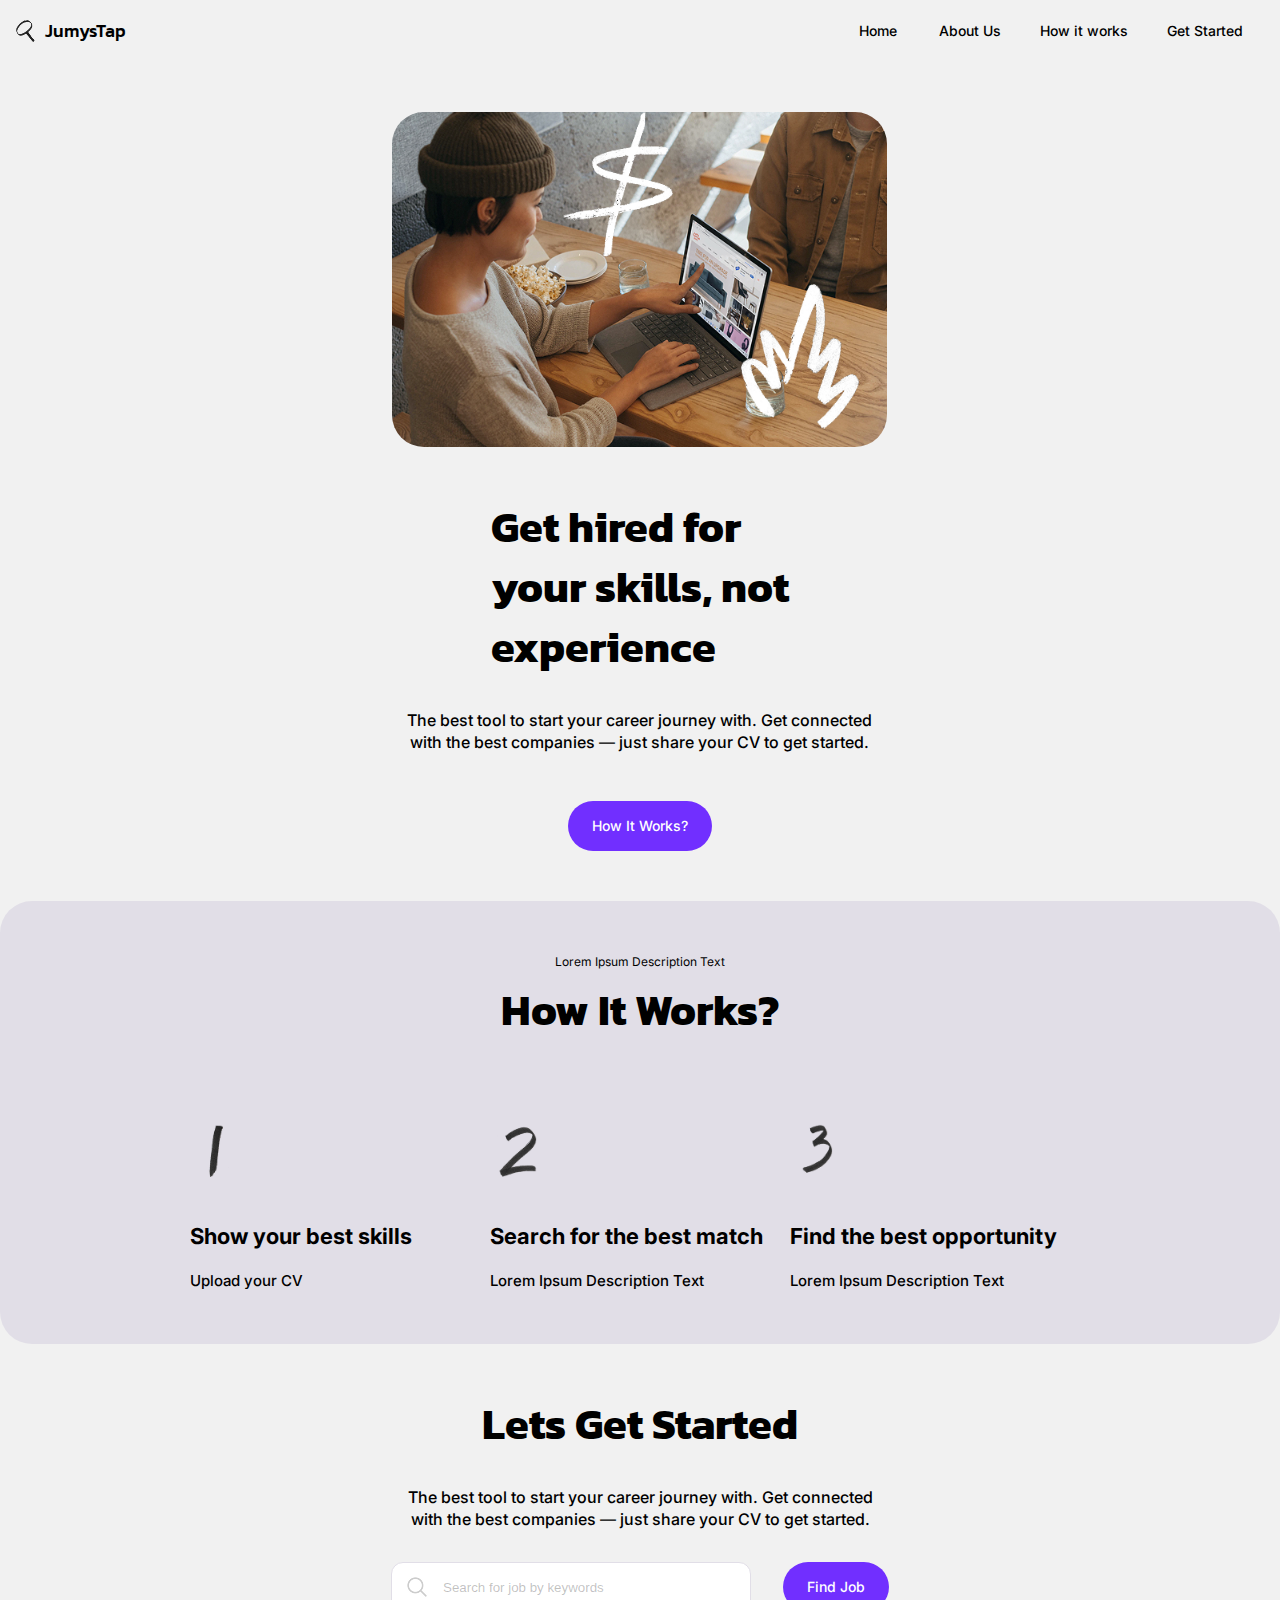
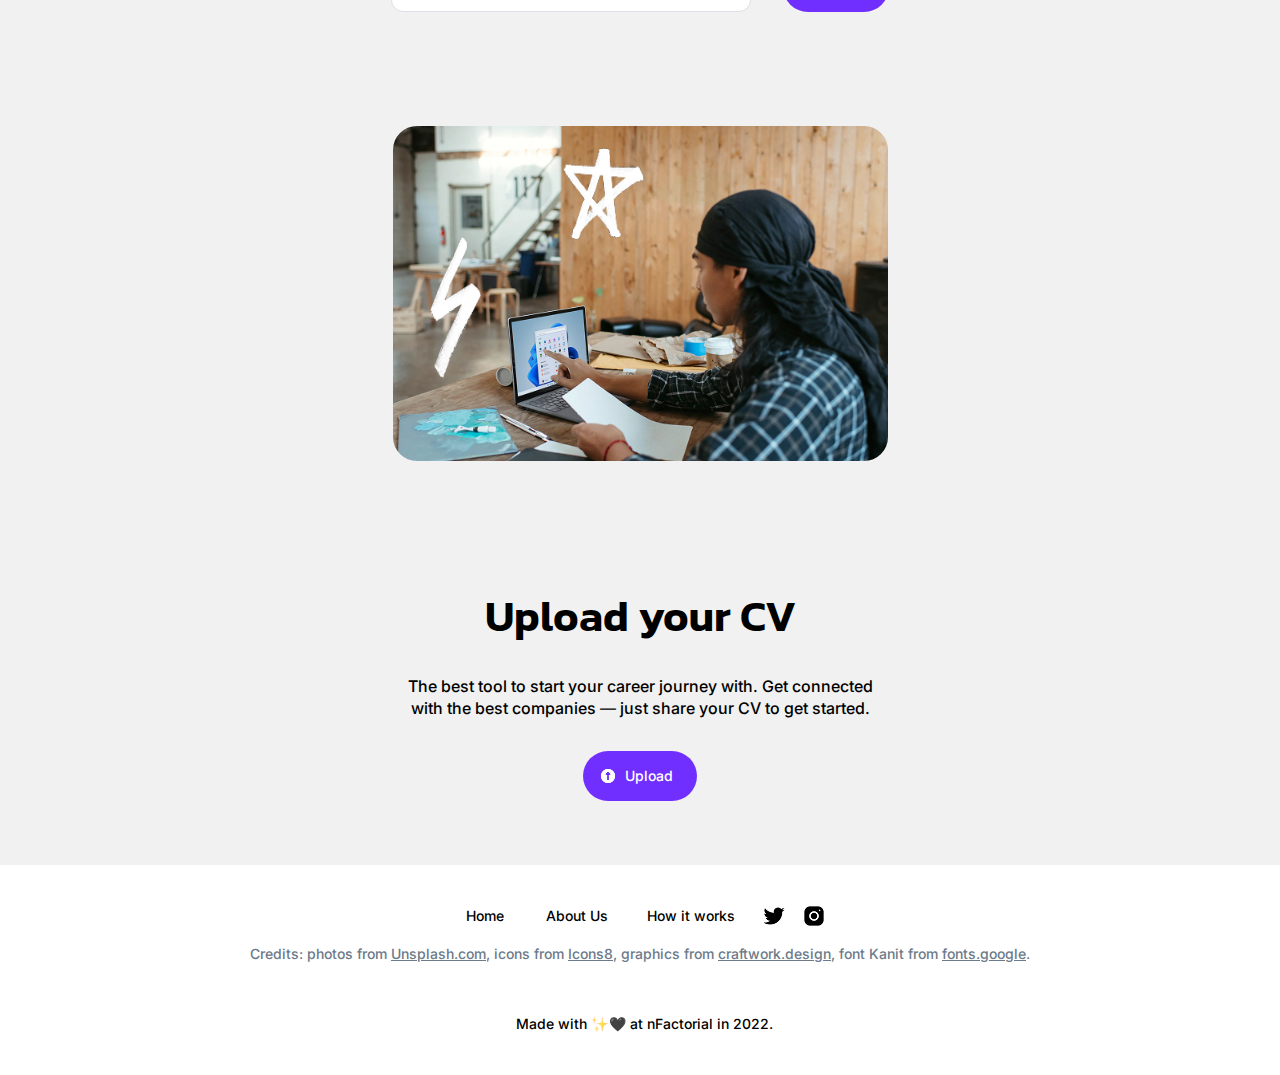
<file: project1&2/index.html>
<!DOCTYPE html>
<html lang="en">
  <head>
    <meta charset="UTF-8" />
    <meta name="viewport" content="width=device-width, initial-scale=1.0" />
    <link rel="preconnect" href="https://fonts.googleapis.com" />
    <link rel="preconnect" href="https://fonts.gstatic.com" crossorigin />
    <link
      href="https://fonts.googleapis.com/css2?family=Inter:ital,opsz,wght@0,14..32,100..900;1,14..32,100..900&family=Kanit:wght@400;500;600;700&display=swap"
      rel="stylesheet"
    />
    <link rel="stylesheet" href="css/style.css" />
    <title>JumysTap</title>
  </head>
  <body>
    <header class="header wrapper">
      <div class="container-1">
        <div class="header__title">
          <img src="img/magnifier.png" alt="Logo" class="logo" />
          <a href="http://127.0.0.1:5500/index.html?" class="a-cn"
            ><h2 class="company_name kanit-medium">JumysTap</h2></a
          >
        </div>
        <div class="menu">
          <div class="nav1 nav">
            <a href="#home" class="home inter-medium">Home</a>
          </div>
          <div class="nav2 nav">
            <a href="#about_us" class="about_us inter-medium">About Us</a>
          </div>
          <div class="nav3 nav">
            <a href="#how_it_works" class="how_it_works inter-medium"
              >How it works</a
            >
          </div>
          <div class="nav4 nav">
            <a href="#get_started" class="get_started inter-medium"
              >Get Started</a
            >
          </div>
        </div>
      </div>
    </header>

    <section id="home" class="description wrapper">
      <div class="container-2">
        <div class="info-1">
          <div class="general">
            <h1 class="text-title kanit-bold">
              Get hired for <br />
              your skills, not <br />
              experience
            </h1>
            <div class="paragraph">
              <p class="text-p inter-medium">
                The best tool to start your career journey with. Get connected
                with the best companies — just share your CV to get started.
              </p>
            </div>
          </div>
          <button class="text-b-1 inter-medium">
            <a href="#how_it_works" class="b-1">How It Works?</a>
          </button>
        </div>
        <div class="image__left">
          <img src="img/image 4.jpg" alt="girl" class="image__left-girl" />
          <img
            src="img/dollar 1.png"
            alt="dollar"
            class="image__left-girl-dollar"
          />
          <img src="img/fire 1.png" alt="fire" class="image__left-girl-fire" />
        </div>
      </div>
    </section>

    <section id="how_it_works" class="hiw wrapper">
      <div class="container-3">
        <div class="info-2">
          <div class="text-1">
            <div class="text-description-1 inter-regular">
              Lorem Ipsum Description Text
            </div>
            <h1 class="text-title-1 kanit-bold">How It Works?</h1>
          </div>
        </div>
        <div class="frame-18">
          <div class="info-3">
            <div class="frame-17">
              <div class="icon">
                <img src="img/1.png" alt="1" class="img1 imgnum" />
              </div>
            </div>
            <div class="text-2">
              <div class="text-title-2 inter-bold">Show your best skills</div>
              <div class="text-description-2 inter-medium">Upload your CV</div>
            </div>
          </div>
          <div class="info-3">
            <div class="frame-17">
              <div class="icon">
                <img src="img/2.png" alt="2" class="img2 imgnum" />
              </div>
            </div>
            <div class="text-2">
              <div class="text-title-2 inter-bold">
                Search for the best match
              </div>
              <div class="text-description-2 inter-medium">
                Lorem Ipsum Description Text
              </div>
            </div>
          </div>
          <div class="info-3">
            <div class="frame-17">
              <div class="icon">
                <img src="img/3.png" alt="3" class="img3 imgnum" />
              </div>
            </div>
            <div class="text-2">
              <div class="text-title-2 inter-bold">
                Find the best opportunity
              </div>
              <div class="text-description-2 inter-medium">
                Lorem Ipsum Description Text
              </div>
            </div>
          </div>
        </div>
      </div>
    </section>

    <section id="get_started" class="InputField wrapper">
      <div class="container-4">
        <div class="info-4">
          <div class="text-3">
            <div class="text-title-3 kanit-bold">Lets Get Started</div>
            <div class="text-description-3 inter-medium">
              The best tool to start your career journey with. Get connected
              with the best companies — just share your CV to get started.
            </div>
            <div class="frame-1 inter-medium">
              <form>
                <div class="search">
                  <img class="search-icon" src="img/Search.png" alt="" />
                  <input
                    class="search-input"
                    type="search"
                    placeholder="Search for job by keywords"
                  />
                </div>
              </form>
              <button class="text-b-2 inter-medium text-b-1">
                <span class="b-2">Find Job</span>
              </button>
            </div>
          </div>
        </div>
      </div>
    </section>

    <section class="CVS wrapper">
      <div class="container-5">
        <div class="VC">
          <img src="img/lightning 1.png" alt="lightning" class="lightning" />
          <img class="star" src="img/star 1.png" alt="star" />
          <img class="boy" src="img/image 5.jpg" alt="boy" />
        </div>
        <div class="info-5">
          <div class="text-4">
            <div class="text-title-4 kanit-semibold">Upload your CV</div>
            <div class="text-description-4 inter-medium">
              The best tool to start your career journey with. Get connected
              with the best companies — just share your CV to get started.
            </div>
            <button class="text-b-1 inter-medium text-b-3">
              <img
                src="img/Upward Arrow.png"
                alt="upward arrow"
                class="upward"
              /><span class="b-3">Upload</span>
            </button>
          </div>
        </div>
      </div>
    </section>
    <footer id="about_us" class="footer wrapper">
      <div class="container-6">
        <div class="frame-22">
          <div class="menu-1">
            <div class="nav1-1 nav">
              <a href="#home" class="home inter-medium">Home</a>
            </div>
            <div class="nav2-1 nav">
              <a href="#about_us" class="about_us inter-medium">About Us</a>
            </div>
            <div class="nav3-1 nav">
              <a href="#how_it_works" class="how_it_works inter-medium"
                >How it works</a
              >
            </div>
            <img src="img/Twitter.png" alt="twitter" class="twitter" />
            <img src="img/Instagram.png" alt="instagram" class="instagram" />
          </div>
          <div class="menu-menu">
            <p class="menu-text inter-medium">
              Credits: photos from
              <a class="grey" href="https://unsplash.com/@surface"
                >Unsplash.com</a
              >, icons from
              <a class="grey" href="https://icons8.com/">Icons8</a>, graphics
              from
              <a
                class="grey"
                href="https://craftwork.design/checkout/purchase-confirmation/?payment_key=a3ba0d28aa30dfd691cd535acb1f4228"
                >craftwork.design</a
              >, font Kanit from
              <a class="grey" href="https://fonts.google.com/specimen/Kanit"
                >fonts.google</a
              >.
            </p>
          </div>
        </div>
        <div class="extras">
          <p class="extras-text inter-medium">
            Made with
            <img
              class="sparkles"
              src="img/sparkles_2728 (1).png"
              alt="sparkles"
            />🖤 at nFactorial in 2022.
          </p>
        </div>
      </div>
    </footer>
  </body>
</html>
</file>
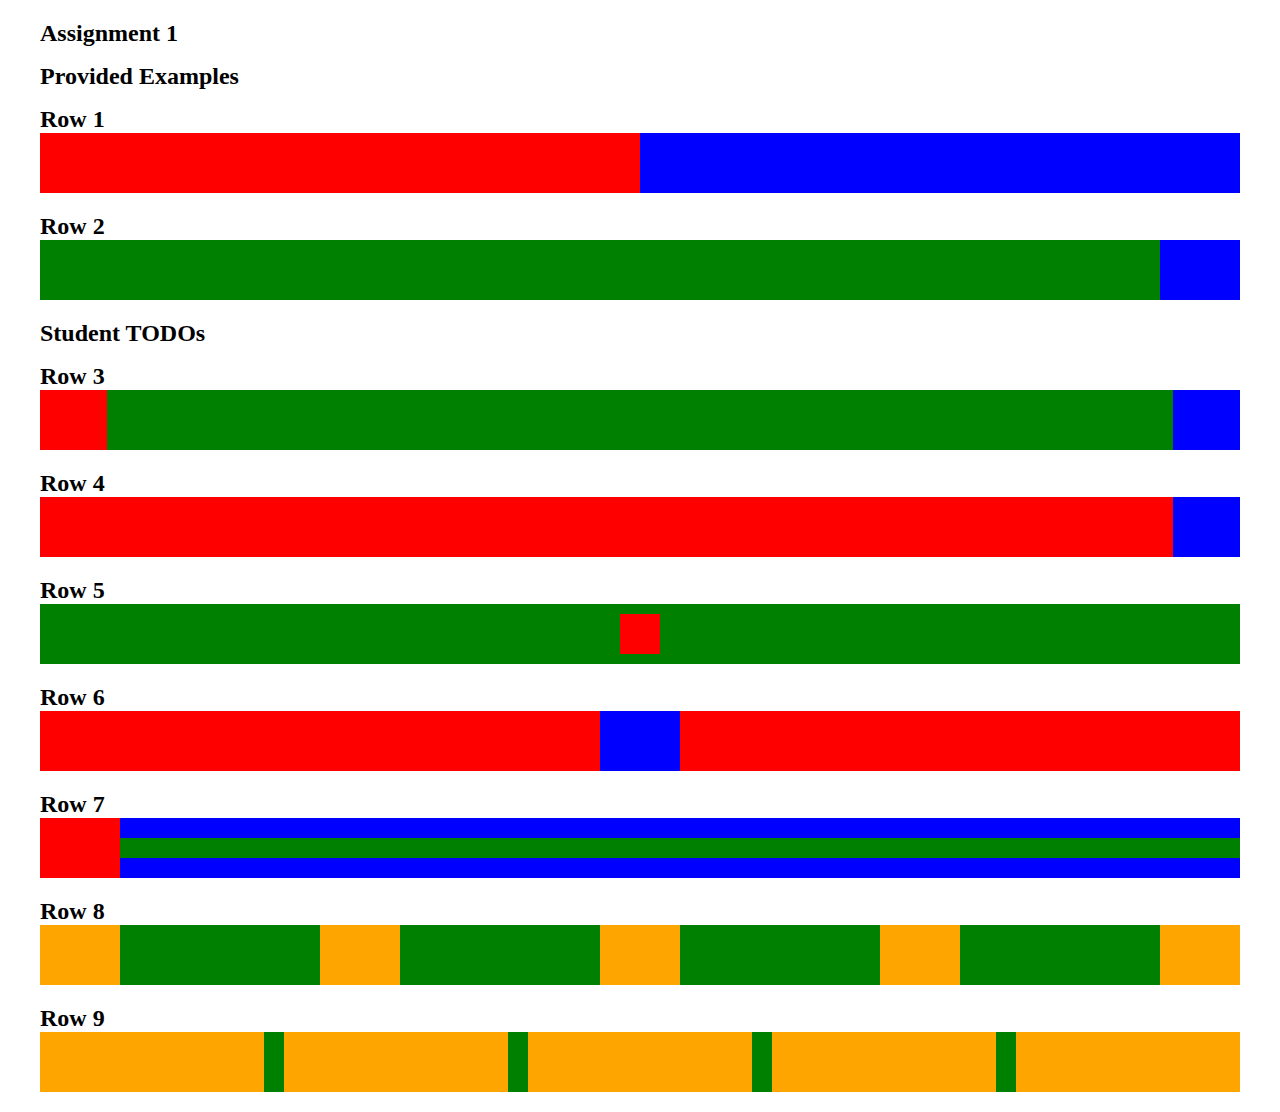
<file: week1/index.html>
<!DOCTYPE html>
  <html lang="en">
    <head>
      <meta charset="UTF-8">
      <meta name="viewport" content="width=device-width, initial-scale=1.0">
      <title>Multicoloured boxes</title>
      <link rel="stylesheet" href="index.css">
      <script src="index.js"></script>
  </head>
  <body>
    <p>Assignment 1</p>
    <p>Provided Examples</p>
    <p>Row 1</p>
    <div class="wrapper">
      <div class="redExample"></div>
      <div class="blueExample"></div>
    </div>
    <p>Row 2</p>
    <div class="wrapper">
      <div class="emptyExample2">
        <div class="blueExample2"></div>
      </div>
    </div>
    <!-- TODO: Insert div elements in the next 7 wrappers for your solution -->
    <p>Student TODOs</p>
    <p>Row 3</p>
    <div class="container1 wrapper">
      <div class = "redbox"></div>
      <div class = "greenbox"></div>
      <div class = "bluebox"></div>
    </div>
    <p>Row 4</p>
    <div class="container2 wrapper">
      <div class = "redbox"></div>
      <div class = "bluebox"></div>
    </div>
    <p>Row 5</p>
    <div class="container3 wrapper">
      <div class = "redbox"></div>
    </div>
    <p>Row 6</p>
    <div class="container4 wrapper">
      <div class = "bluebox"></div>
    </div>
    <p>Row 7</p>
    <div class="container5 wrapper">
      <div class = "redbox"></div>
      <div class = "bluebox">
        <div class = "greenbox"></div>
      </div>
    </div>
    <p>Row 8</p>
    <div class="container6 wrapper">
      <div class = "orangebox"></div>
      <div class = "greenbox"></div>
      <div class = "orangebox"></div>
      <div class = "greenbox"></div>
      <div class = "orangebox"></div>
      <div class = "greenbox"></div>
      <div class = "orangebox"></div>
      <div class = "greenbox"></div>
      <div class = "orangebox"></div>
    </div>
    <p>Row 9</p>
    <div class="container7 wrapper">
      <div class = "orangebox"></div>
      <div class = "greenbox"></div>
      <div class = "orangebox"></div>
      <div class = "greenbox"></div>
      <div class = "orangebox"></div>
      <div class = "greenbox"></div>
      <div class = "orangebox"></div>
      <div class = "greenbox"></div>
      <div class = "orangebox"></div>
    </div>
  </body>
</html>
</file>
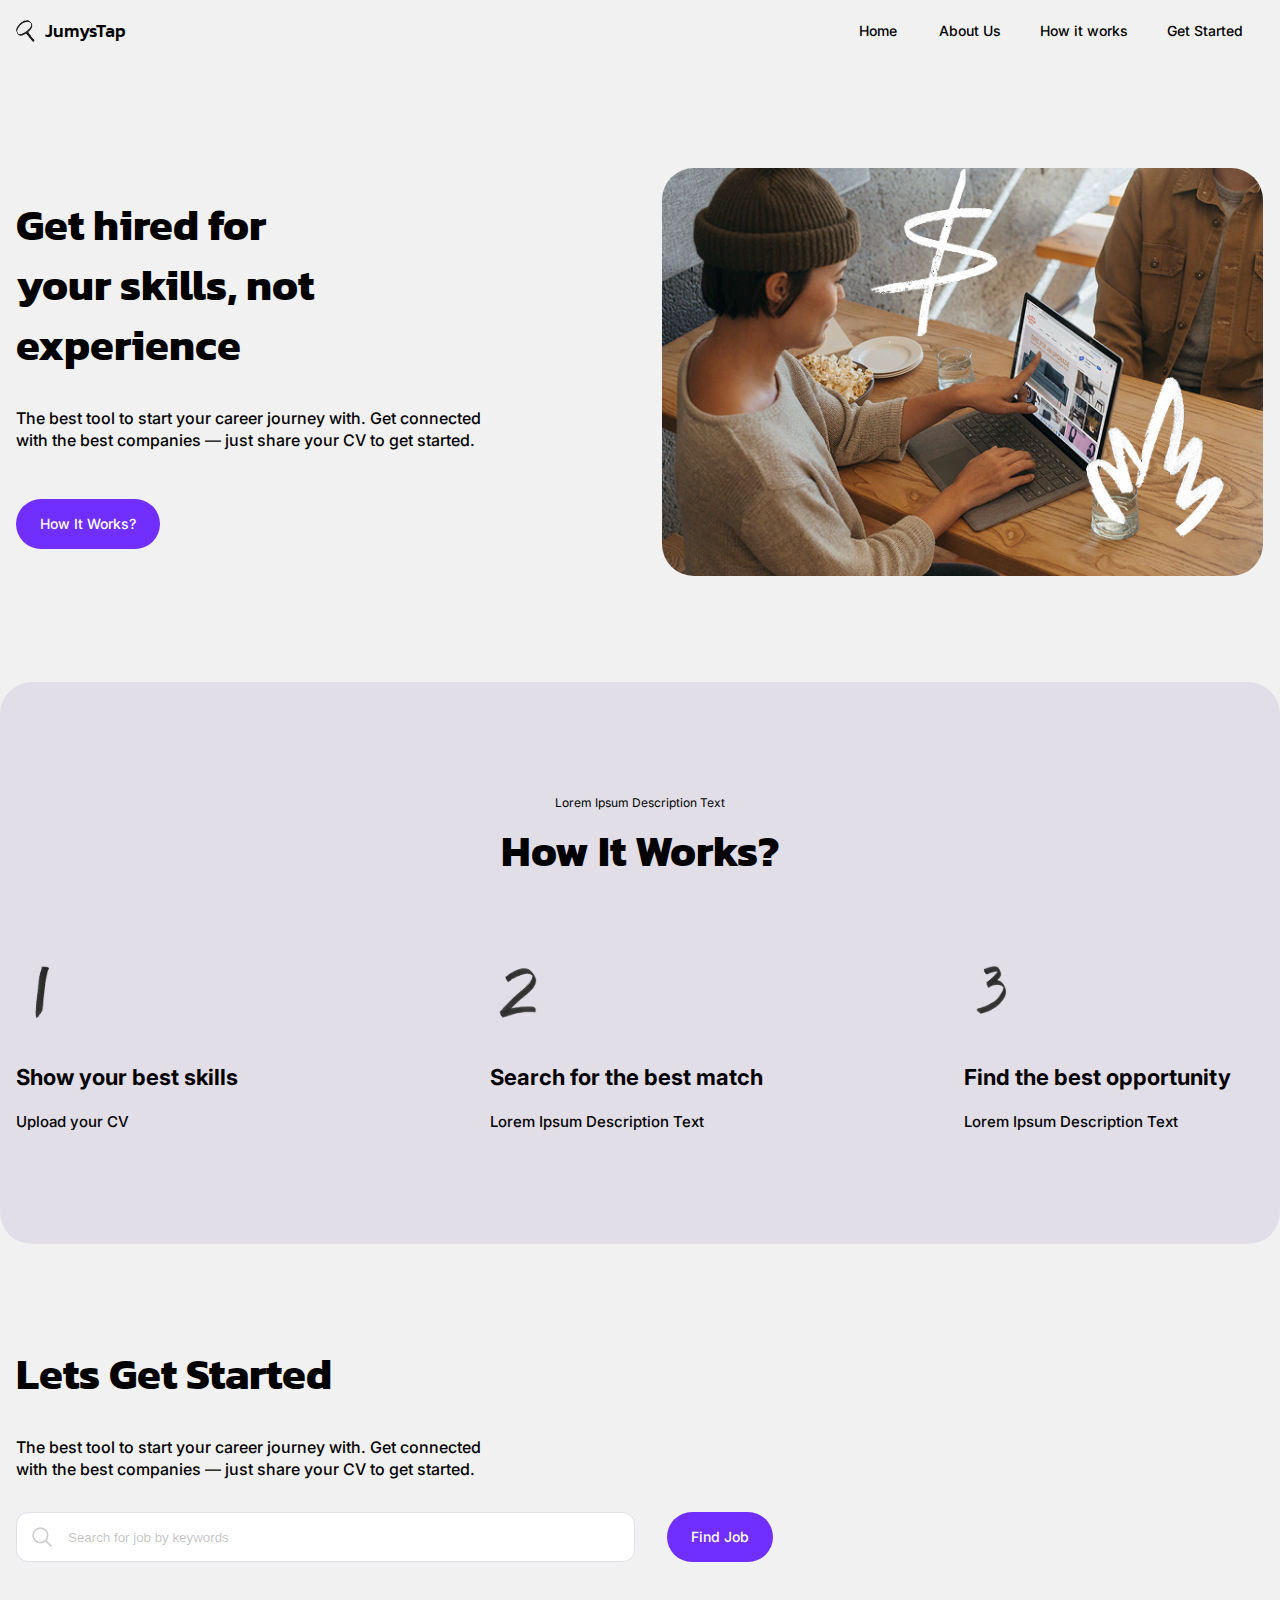
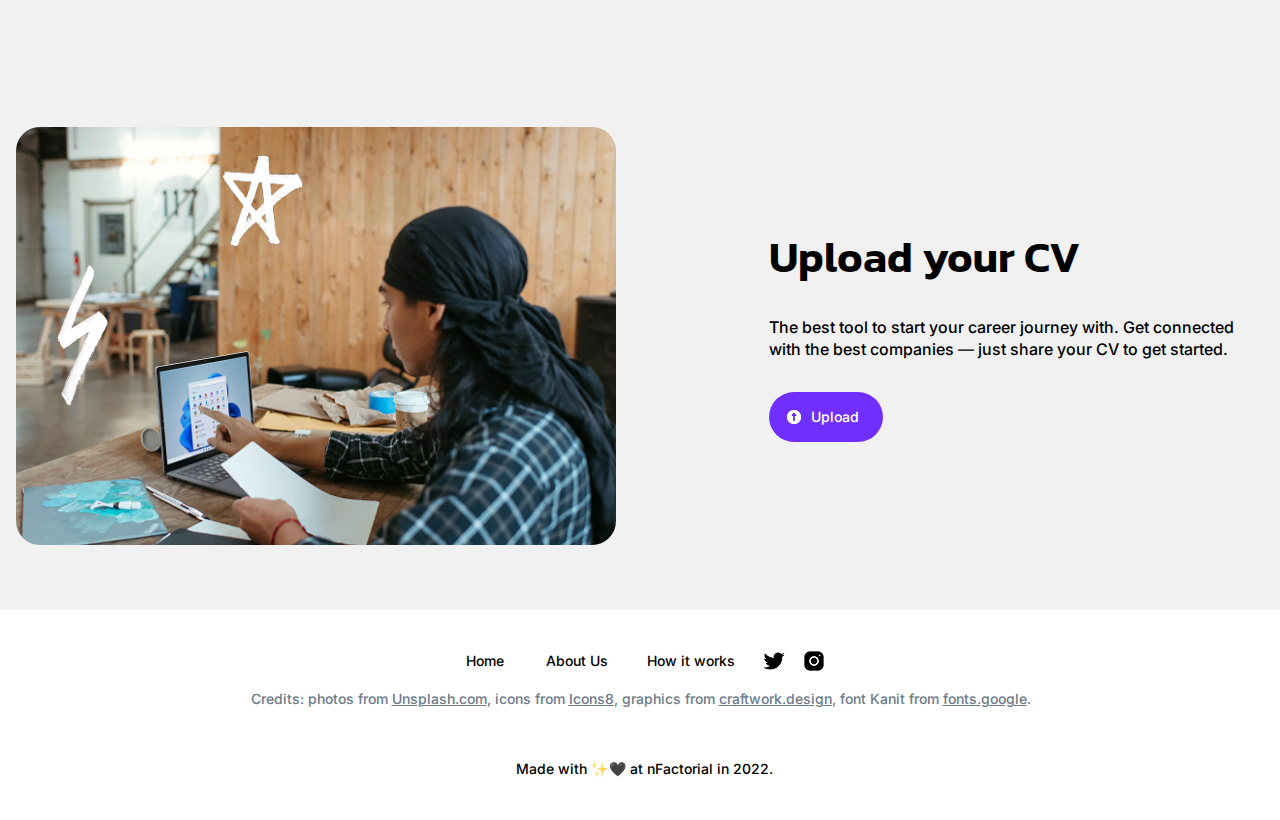
<file: week1/project/index.html>
<!DOCTYPE html>
<html lang="en">
<head>
    <meta charset="UTF-8">
    <meta name="viewport" content="width=device-width, initial-scale=1.0">
    <link rel="preconnect" href="https://fonts.googleapis.com">
    <link rel="preconnect" href="https://fonts.gstatic.com" crossorigin>
    <link href="https://fonts.googleapis.com/css2?family=Inter:ital,opsz,wght@0,14..32,100..900;1,14..32,100..900&family=Kanit:wght@400;500;600;700&display=swap" rel="stylesheet">
    <link rel="stylesheet" href="css/style.css">
    <title>Document</title>
</head>
<body>
    <header class="header">
        <div class="container-1">
            <div class="header__title">
                <img src="img/magnifier.png" alt="Logo" class="logo">
                <a href="http://127.0.0.1:5500/index.html?" class="a-cn"><h2 class="company_name kanit-medium">JumysTap</h2></a>
            </div>
            <div class="menu">
                <div class="nav1 nav">
                    <a href="#home" class="home inter-medium">Home</a>
                </div>
                <div class="nav2 nav">
                    <a href="#about_us" class="about_us inter-medium">About Us</a>
                </div>
                <div class="nav3 nav">
                    <a href="#how_it_works" class="how_it_works inter-medium">How it works</a>
                </div>
                <div class="nav4 nav">
                    <a href="#get_started" class="get_started inter-medium">Get Started</a>
                </div>
            </div>
        </div>
    </header>

    <section id="home" class="description">
        <div class="container-2">
            <div class="info-1">
                <div class="general">
                    <h1 class="text-title kanit-bold">
                        Get hired for <br>
                        your skills, not <br>
                        experience
                    </h1>
                    <div class="paragraph">
                    <p class="text-p inter-medium">
                        The best tool to start your career journey with. Get connected with the best companies — just share your CV to get started.
                    </p>
                </div>
                </div>
                <button class="text-b-1 inter-medium"><a href="#how_it_works" class="b-1">How It Works?</a></button>
            </div>
            <div class="image__left">
                <img src="img/image 4.jpg" alt="girl" class = "image__left-girl">
                <img src="img/dollar 1.png" alt="dollar" class = "image__left-girl-dollar">
                <img src="img/fire 1.png" alt="fire" class = "image__left-girl-fire">
            </div>
        </div>
    </section>

    <section id="how_it_works" class="hiw">
        <div class="container-3">
            <div class="info-2">
                <div class="text-1">
                    <div class="text-description-1 inter-regular">
                        Lorem Ipsum Description Text
                    </div>
                    <h1 class="text-title-1 kanit-bold">
                        How It Works?
                    </h1>
                </div>
            </div>
            <div class="frame-18">
                <div class="info-3">
                    <div class="frame-17">
                        <div class="icon">
                            <img src="img/1.png" alt="1"class="img1 imgnum">
                        </div>
                    </div>
                    <div class="text-2">
                        <div class="text-title-2 inter-bold">
                            Show your best skills
                        </div>
                        <div class="text-description-2 inter-medium">
                            Upload your CV
                        </div>
                    </div>
                </div>
                <div class="info-3">
                    <div class="frame-17">
                        <div class="icon">
                            <img src="img/2.png" alt="2" class="img2 imgnum">
                        </div>
                    </div>
                    <div class="text-2">
                        <div class="text-title-2 inter-bold">
                            Search for the best match
                        </div>
                        <div class="text-description-2 inter-medium">
                            Lorem Ipsum Description Text
                        </div>
                    </div>
                </div>
                <div class="info-3">
                    <div class="frame-17">
                        <div class="icon">
                            <img src="img/3.png" alt="3" class="img3 imgnum">
                        </div>
                    </div>
                    <div class="text-2">
                        <div class="text-title-2 inter-bold">
                            Find the best opportunity
                        </div>
                        <div class="text-description-2 inter-medium">
                            Lorem Ipsum Description Text
                        </div>
                    </div>
                </div>
            </div>
        </div>
    </section>

    <section id="get_started" class="InputField">
        <div class="container-4">
            <div class="info-4">
                <div class="text-3">
                    <div class="text-title-3 kanit-bold">
                        Lets Get Started
                    </div>
                    <div class="text-description-3 inter-medium">
                        The best tool to start your career journey with. Get connected with the best companies — just share your CV to get started.
                    </div>
                    <div class="frame-1 inter-medium">
                        <form>
                            <div class="search">
                                <img class="search-icon" src="img/Search.png" alt="">
                                <input class="search-input" type="search" placeholder="Search for job by keywords">
                            </div>
                        </form>
                        <button class="text-b-2 inter-medium text-b-1"><span class="b-2">Find Job</span></button>
                    </div>
                </div>
            </div>
        </div>
    </section>

    <section class="CVS">
        <div class="container-5">
            <div class="VC">
                <img src="img/lightning 1.png" alt="lightning" class="lightning">
                <img class="star" src="img/star 1.png" alt="star">
                <img class="boy" src="img/image 5.jpg" alt="boy">
            </div>
            <div class="info-5">
                <div class="text-4">
                    <div class="text-title-4 kanit-semibold">
                        Upload your CV
                    </div>
                    <div class="text-description-4 inter-medium">
                        The best tool to start your career journey with. Get connected with the best companies — just share your CV to get started.
                    </div>
                    <button class="text-b-1 inter-medium text-b-3"><img src="img/Upward Arrow.png" alt="upward arrow" class="upward"><span class="b-3">Upload</span></button>
                </div>
            </div>
        </div>
    </section>
    <footer id="about_us" class="footer">
        <div class="container-6">
            <div class="frame-22">
                <div class="menu-1">
                    <div class="nav1-1 nav">
                        <a href="#home" class="home inter-medium">Home</a>
                    </div>
                    <div class="nav2-1 nav">
                        <a href="#about_us" class="about_us inter-medium">About Us</a>
                    </div>
                    <div class="nav3-1 nav">
                        <a href="#how_it_works" class="how_it_works inter-medium">How it works</a>
                    </div>
                    <img src="img/Twitter.png" alt="twitter" class="twitter">
                    <img src="img/Instagram.png" alt="instagram" class="instagram">
                </div>
                <div class="menu-menu">
                    <p class="menu-text inter-medium">Credits: photos from <a class="grey" href="https://unsplash.com/@surface">Unsplash.com</a>, icons from <a class="grey" href="https://icons8.com/">Icons8</a>, graphics from <a class="grey" href="https://craftwork.design/checkout/purchase-confirmation/?payment_key=a3ba0d28aa30dfd691cd535acb1f4228">craftwork.design</a>, font Kanit from <a class="grey" href="https://fonts.google.com/specimen/Kanit">fonts.google</a>.</p>
                </div>
            </div>
            <div class="extras">
                <p class="extras-text inter-medium">Made with <img class="sparkles" src="img/sparkles_2728 (1).png" alt="sparkles">🖤 at nFactorial in 2022.</p>
            </div>
        </div>
    </footer>
</body>
</html>
</file>
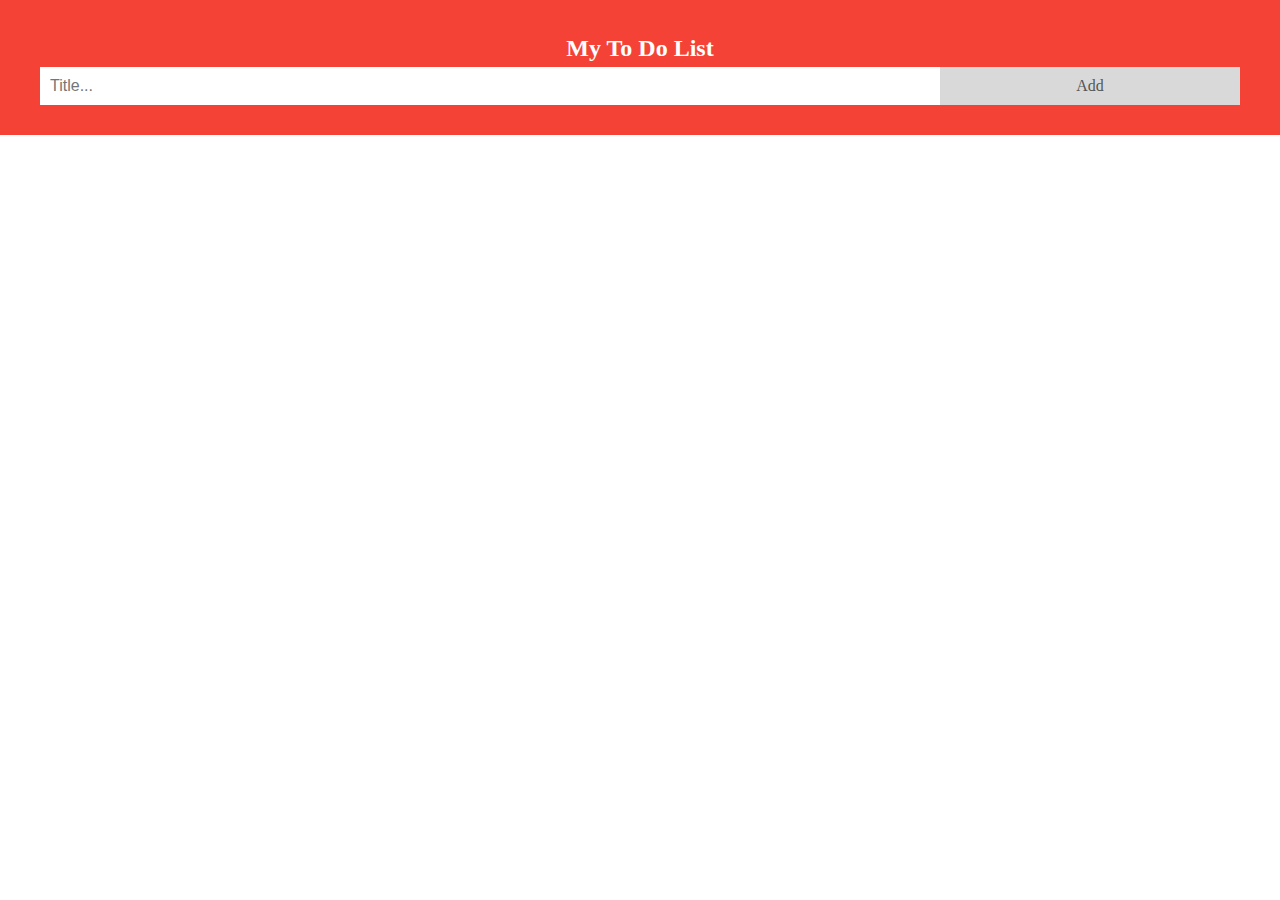
<file: week3/index .html>
<!DOCTYPE html>
<html lang="en">
  <head>
    <meta charset="UTF-8" />
    <meta http-equiv="X-UA-Compatible" content="IE=edge" />
    <meta name="viewport" content="width=device-width, initial-scale=1.0" />
    <title>Lets go deep into DOMs</title>
    <link rel="stylesheet" href="index.css" />
    <script src="index.js" async></script>
  </head>
  <body>
    <div id="myDIV" class="header">
      <h2 style="margin: 5px">My To Do List</h2>
      <input type="text" id="myInput" placeholder="Title..." />
      <span class="addBtn">Add</span>
    </div>

    <ul id="myUL"></ul>
  </body>
</html>
</file>
<file: project1&2/css/style.css>
.kanit-regular {
  font-family: "Kanit", sans-serif;
  font-weight: 400;
  font-style: normal;
  font-size: 14px;
  line-height: 18px;
}

.kanit-medium {
  font-family: "Kanit", sans-serif;
  font-weight: 500;
  font-style: normal;
  font-size: 14px;
  line-height: 18px;
}

.kanit-semibold {
  font-family: "Kanit", sans-serif;
  font-weight: 600;
  font-style: normal;
  font-size: 54px;
  line-height: 56px;
}

.kanit-bold {
  font-family: "Kanit", sans-serif;
  font-weight: 700;
  font-style: normal;
  font-size: 54px;
  line-height: 64px;
}

.inter-regular {
  font-family: "Inter", sans-serif;
  font-weight: 400;
  font-style: normal;
  font-size: 12px;
  line-height: 16px;
}
.inter-medium {
  font-family: "Inter", sans-serif;
  font-weight: 500;
  font-style: normal;
  font-size: 16px;
  line-height: 22px;
}
.inter-bold {
  font-family: "Inter", sans-serif;
  font-weight: 700;
  font-style: normal;
  font-size: 24px;
  line-height: 28px;
}

html {
  box-sizing: border-box;
}
*,
*::before,
*::after {
  box-sizing: inherit;
}
body {
  background-color: rgba(241, 241, 241, 1);
  margin: 0;
}

.wrapper {
  display: flex;
  justify-content: center;
  padding-top: 100px;
  padding-bottom: 100px;
}

.header {
  align-items: center;
  padding-top: 12px;
  padding-bottom: 12px;
}
.container-1 {
  display: flex;
  gap: 748px;
  align-items: center;
  margin-right: 7.32px;
}
.header__title {
  display: flex;
  gap: 10px;
  width: 114.68px;
  height: 22px;
}
.logo {
  width: 18.68px;
  height: 22px;
}
.company_name {
  display: flex;
  font-size: 18px;
  width: 86px;
  line-height: 22px;
  letter-spacing: 4%;
  margin: 0;
  white-space: nowrap;
}
.menu {
  display: flex;
  align-items: center;
  height: 38px;
  width: 410px;
  gap: 16px;
}
.nav {
  display: flex;
  padding: 10px 12px 10px 12px;
}
a {
  display: inline-block;
  white-space: nowrap;
}
.home {
  width: 40px;
  font-size: 14px;
  line-height: 18px;
}

.about_us {
  width: 61px;
  font-size: 14px;
  line-height: 18px;
}

.how_it_works {
  width: 87px;
  font-size: 14px;
  line-height: 18px;
}

.get_started {
  width: 78px;
  font-size: 14px;
  line-height: 18px;
}

.container-2 {
  display: flex;
  gap: 165px;
  align-items: center;
}
.info-1 {
  display: flex;
  flex-direction: column;
  gap: 48px;
  height: 366px;
}
.general {
  display: flex;
  flex-direction: column;
  justify-content: start;
  gap: 32px;
}
.text-title {
  margin: 0;
}
.text-p {
  font-size: 16px;
  line-height: 22px;
  margin: 0;
  width: 495px;
  height: 44px;
}
.text-b-1 {
  display: flex;
  background: rgba(113, 47, 255, 1);
  color: rgba(255, 255, 255, 1);
  border-radius: 100px;
  border: none;
  gap: 10px;
  padding: 16px 24px 16px 24px;
  font-size: 14px;
  line-height: 18px;
  width: 144px;
}
.b-1 {
  display: inline-block;
  width: 96px;
  white-space: nowrap;
}
.image__left {
  position: relative;
  width: 619px;
  height: 420px;
}
.image__left-girl {
  border-radius: 32px;
}
.image__left-girl-dollar {
  position: absolute;
  left: 34.4%;
}
.image__left-girl-fire {
  position: absolute;
  left: 70.6%;
  top: 51.3%;
}

.hiw {
  background-color: rgba(225, 222, 231, 1);
  border-radius: 32px;
  padding-top: 103px;
  padding-bottom: 103px;
}
.container-3 {
  display: flex;
  flex-direction: column;
  justify-content: center;
  align-items: center;
  gap: 86px;
}
.info-2 {
  display: flex;
  align-items: center;
  gap: 64px;
}
.text-1 {
  display: flex;
  flex-direction: column;
  gap: 12px;
}
.text-2 {
  display: flex;
  flex-direction: column;
  gap: 24px;
}
.text-title-1 {
  display: flex;
  margin: 0;
  line-height: 56px;
  width: 351px;
}
.text-description-1 {
  display: flex;
  justify-content: center;
}
.frame-18 {
  display: flex;
  flex-direction: row;
  gap: 40px;
}
.info-3 {
  display: flex;
  flex-direction: column;
  gap: 48px;
  width: 400px;
}
.frame-17 {
  display: flex;
  gap: 10px;
}
.icon {
  display: flex;
  width: 64px;
  bottom: 48px;
}
.imgnum {
  display: flex;
  margin-left: 8px;
}
.img1 {
  margin-left: 14px;
}

.container-4 {
  display: flex;
  justify-content: center;
  align-items: center;
}
.info-4 {
  margin-right: 523px;
}
.text-3 {
  display: flex;
  flex-direction: column;
  gap: 32px;
}
.text-title-3 {
  width: 495px;
}
.text-description-3 {
  width: 495px;
}
.frame-1 {
  display: flex;
  gap: 32px;
}
.search {
  display: flex;
  align-items: center;
  border-radius: 12px;
  background-color: rgba(255, 255, 255, 1);
  width: 619px;
  height: 50px;
  border: 1px solid rgba(225, 222, 231, 1);
}
.search-icon {
  margin: 13px 0 13px 13px;
}
.search-input {
  margin-left: 12px;
  height: 22px;
  width: 495px;
  outline: none;
  border: none;
  background: transparent;
}
.search-input::placeholder {
  color: rgba(0, 0, 0, 0.25);
}
.text-b-2 {
  margin: 0;
  width: 106px;
}
.b-2 {
  display: inline-block;
  width: 58px;
}

.CVS {
  padding-top: 64px;
  padding-bottom: 64px;
}
.container-5 {
  display: flex;
  align-items: center;
  padding-right: 38px;
  gap: 128px;
}
.VC {
  position: relative;
  width: 619px;
  height: 420px;
}
.lightning {
  position: absolute;
  top: 32.86%;
  left: 3.55%;
}
.star {
  position: absolute;
  top: 6.67%;
  left: 34.41%;
}
.boy {
  border-radius: 24px;
}
.info-5 {
  width: 495px;
}
.text-4 {
  display: flex;
  flex-direction: column;
  gap: 32px;
}
.text-b-3 {
  font-size: 14px;
  line-height: 18px;
  gap: 8px;
  width: 114px;
  padding-left: 16px;
}
.b-3 {
  width: 48px;
}

.footer {
  background-color: rgba(255, 255, 255, 1);
  padding-top: 32px;
  padding-bottom: 32px;
}
.container-6 {
  display: flex;
  flex-direction: column;
  gap: 32px;
  width: 1280px;
}
.frame-22 {
  display: flex;
  gap: 105px;
  align-items: center;
}
.menu-1 {
  display: flex;
  width: 372px;
  align-items: center;
  gap: 16px;
}
.menu-menu {
  padding: 10px 12px 10px 12px;
}
.menu-text {
  margin: 0;
  font-size: 14px;
  line-height: 18px;
  width: 779px;
  white-space: nowrap;
  color: #6c7a89;
  letter-spacing: 0;
}
.grey {
  color: #6c7a89;
}
.extras {
  display: flex;
  justify-content: end;
  padding: 10px 12px 10px 12px;
}
.extras-text {
  display: flex;
  margin: 0;
  font-size: 14px;
  line-height: 18px;
  white-space: nowrap;
  color: black;
  align-items: center;
  width: 248px;
  letter-spacing: 0;
}
.sparkles {
  height: 18px;
  margin-left: 4px;
}

.nav:hover {
  border-radius: 20px;
  background-color: rgba(8, 30, 52, 0.12);
  cursor: pointer;
}
button:hover {
  cursor: pointer;
}
a:hover {
  cursor: pointer;
}

.a-cn,
.get_started,
.how_it_works,
.home,
.about_us {
  color: black;
  text-decoration: none;
}
.b-1 {
  color: white;
  text-decoration: none;
}

@media (max-width: 1280px) {
  .container-1 {
    justify-content: space-between;
    gap: 0;
    width: 100%;
    margin: 0 23.32px 0 16px;
  }

  .description {
    padding-top: 50px;
    padding-bottom: 50px;
  }
  .container-2 {
    flex-direction: column-reverse;
    gap: 50px;
    width: 100%;
    margin: 0 17px 0 16px;
  }
  .info-1 {
    align-items: center;
    height: 354px;
  }
  .text-title {
    display: flex;
    justify-content: center;
    font-size: 43px;
    line-height: 60px;
  }
  .text-p {
    text-align: center;
  }
  .image__left,
  .image__left-girl {
    width: 495px;
    height: 335px;
  }
  .image__left-girl-dollar {
    width: 111px;
    height: 145px;
  }
  .image__left-girl-fire {
    width: 118px;
    height: 145px;
  }

  .hiw {
    padding-top: 53px;
    padding-bottom: 53px;
  }
  .container-3 {
    margin: 0 16px 0 16px;
  }
  .text-title-1 {
    font-size: 43px;
    width: 100%;
  }
  .frame-18 {
    justify-content: space-between;
    width: 100%;
    gap: 0;
  }
  .info-3 {
    width: 300px;
  }
  .imgnum {
    margin-left: 6.625px;
  }
  .img1 {
    margin-left: 11.595px;
    width: 29.09px;
    height: 53px;
  }
  .img2 {
    width: 40px;
    height: 53px;
  }
  .img3 {
    width: 40.22px;
    height: 53px;
  }
  .text-title-2 {
    font-size: 22px;
    line-height: 22px;
  }
  .text-description-2 {
    font-size: 15px;
    line-height: 20px;
  }

  .container-4 {
    justify-content: start;
    padding-left: 16px;
    padding-right: 16px;
  }
  .info-4 {
    margin: 0;
  }
  .text-3{
    align-items: center;
  }
  .text-title-3 {
    text-align: center;
    font-size: 43px;
    line-height: 60px;
  }
  .text-description-3 {
    text-align: center;
  }
  .search {
    width: 360px;
  }
  
  .InputField {
    padding-top: 50px;
    padding-bottom: 50px;
  }
  .container-5 {
    flex-direction: column;
    width: 100%;
    padding: 0 16px 0 16px;
    gap: 128px;
  }
  .text-4 {
    display: flex;
    align-items: center;
    justify-content: center;
    text-align: center;
  }
  .text-title-4 {
    font-size: 43px;
    line-height: 54px;
  }
  .VC {
    height: 335px;
    width: 495px;
  }
  .boy {
    height: 335px;
    width: 495px;
  }
  .star {
    height: 92px;
    width: 80.95px;
  }
  .lightning {
    height: 142px;
    width: 70.95px;
  }


  .container-6 {
    margin: 0 16px 0 16px;
  }
  .frame-22 {
    flex-direction: column;
    justify-content: space-between;
    gap: 0;
  }
  .extras {
    justify-content: center;
  }
  .menu-text {
    width: auto;
  }
}
@media (max-width: 945px) {
  .container-3 {
    height: auto;
    padding: 54px 0 54px 0;
    gap: 54px;
  }
  .frame-18 {
    flex-direction: column;
    width: 300px;
    gap: 40px;
  }

  .menu-text {
    width: 348px;
    white-space: normal;
  }
}
@media (max-width: 756px) {
  .menu {
    width: auto;
  }
  .nav1 {
    display: none;
  }
  .nav2 {
    display: none;
  }
  .nav3 {
    display: none;
  }

  .container-2 {
    flex-direction: column-reverse;
    align-items: center;
    gap: 54px;
    padding: 11.6px 0 11.6px 0;
  }
  .info-1 {
    align-items: center;
    height: 342.8px;
  }
  .general {
    gap: 24px;
  }
  .text-title {
    display: flex;
    justify-content: center;
    line-height: 120%;
    width: 400px;
  }
  .text-p {
    text-align: center;
    width: 400px;
  }
  .image__left,
  .image__left-girl {
    height: 200px;
    width: 400px;
  }
  .image__left-girl-dollar {
    height: 86px;
    width: 90px;
  }
  .image__left-girl-fire {
    height: 82px;
    width: 95.33px;
  }

  .container-4 {
    justify-content: center;
    padding-bottom: 67px;
    padding-top: 67px;
  }
  .text-title-3 {
    width: 400px;
  }
  .text-description-3 {
    width: 400px;
  }
  .frame-1 {
    align-items: center;
    flex-direction: column;
    gap: 32px;
  }
  .search {
    display: flex;
    align-items: center;
    border-radius: 12px;
    background-color: rgba(255, 255, 255, 1);
    width: 400px;
  }

  .container-5 {
    justify-content: center;
    align-items: center;
    flex-direction: column;
    height: auto;
    gap: 100px;
    padding: 64px 0 64px 0;
  }
  .VC,
  .boy {
    width: 400px;
    height: 200px;
  }
  .lightning {
    width: 56.22px;
    height: 68.58px;
  }
  .star {
    width: 62.68px;
    height: 44.76px;
  }
  .info-5 {
    width: 400px;
  }
  .text-description-4 {
    width: 400px;
  }
}
@media (max-width: 480px) {
  .header__title {
    gap: 13.32px;
    width: 118px;
  }
  .container-1 {
    margin: 0;
    padding: 12px 24px 12px 24px;
  }

  .container-2 {
    justify-content: space-between;
    height: 618px;
    margin: 0;
    padding: 32px 24px 32px 24px;
  }
  .info-1 {
    width: 312px;
    height: 290px;
    gap: 48px;
  }
  .text-title {
    font-size: 32px;
    line-height: 120%;
    width: 312px;
    height: 114px;
  }
  .text-p {
    font-size: 14px;
    line-height: 18px;
    margin: 0;
    width: 312px;
    height: 54px;
  }
  .image__left,
  .image__left-girl {
    height: 210px;
    width: 312px;
  }
  .image__left-girl-dollar {
    height: 94px;
    width: 73px;
  }
  .image__left-girl-fire {
    height: 99px;
    width: 85px;
  }

  .container-3 {
    align-items: center;
    margin: 0;
    padding: 54px 24px 54px 24px;
    gap: 54px;
  }
  .text-title-1 {
    font-size: 32px;
    line-height: 56px;
  }
  .frame-18 {
    justify-content: start;
    width: auto;
    gap: 40px;
  }
  .info-3 {
    width: 312px;
    gap: 24px;
  }
  .text-2 {
    gap: 12px;
  }
  .imgnum {
    margin-left: 5.25px;
  }
  .img1 {
    margin-left: 9.19px;
    width: 23.05px;
    height: 42px;
  }
  .img2 {
    width: 31.7px;
    height: 42px;
  }
  .img3 {
    width: 31.87px;
    height: 42px;
  }
  .text-title-2 {
    font-size: 20px;
    line-height: 24px;
  }
  .text-description-2 {
    font-size: 14px;
    line-height: 18px;
  }

  .container-4 {
    display: flex;
    justify-content: center;
    align-items: center;
    padding: 54px 24px 54px 24px;
  }
  .info-4 {
    width: 312px;
    gap: 48px;
  }
  .text-title-3 {
    width: 312px;
    height: 29px;
    font-size: 24px;
    line-height: 120%;
  }
  .text-description-3 {
    width: 312px;
    font-size: 14px;
    line-height: 18px;
  }
  .search {
    width: 312px;
  }

  .container-5 {
    justify-content: center;
    align-items: center;
    flex-direction: column;
    height: auto;
    gap: 128px;
    padding: 64px 24px 64px 24px;
  }
  .VC,
  .boy {
    width: 312px;
    height: 210px;
  }
  .lightning {
    width: 47px;
    height: 48px;
  }
  .star {
    width: 53px;
    height: 51px;
  }
  .info-5 {
    width: 312px;
  }
  .text-4 {
    align-items: start;
    text-align: start;
  }
  .text-title-4 {
    font-size: 24px;
    line-height: 120%;
    width: 174px;
    height: 29px;
  }
  .text-description-4 {
    width: 312px;
    height: 54px;
    font-size: 14px;
    line-height: 18px;
  }

  .footer {
    padding: 0;
  }
  .container-6 {
    margin: 0;
    gap: 40px;
    padding: 32px 24px 32px 24px;
    width: 360px;
  }
  .menu-1 {
    flex-direction: column;
    align-items: start;
    gap: 16px;
    width: 111px;
  }
  .frame-22 {
    gap: 40px;
    align-items: start;
    width: 312px;
    height: 338px;
  }
  .menu-menu {
    padding: 0;
  }
  .menu-text {
    width: 312px;
    line-height: 24px;
  }
  .extras {
    display: flex;
    justify-content: start;
    padding: 0;
  }
  .extras-text {
    justify-content: start;
    width: 312px;
  }
}
</file>
<file: week1/index.css>
body {
    margin: 20px 40px;
  }
  
  p {
    font-size: 24px;
    font-weight: bold;
    margin-bottom: 0px;
    margin-top: 16px;
  }
  
  /*--- This is the CSS class for the green rectangular blocks. Note that it uses display: flex ---*/
  .wrapper {
    display: flex;
    height: 60px;
    background-color: green;
    margin-bottom: 20px;
  }

  /*--- flex: 1 makes it so that the div takes up all available space left in the parent element ---*/
  .redExample {
    flex: 1;
    background-color: red;
  }
  
  /*--- Since both .redExample and .blueExample have flex: 1, they will take up an equal amount of space because they meet in the middle ---*/
  .blueExample {
    flex: 1;
    background-color: blue;
  }
  
  /*--- flex-direction: row-reverse orders all child elements starting from right to left ---*/
  .emptyExample2 {
    display: flex;
    flex: 1;
    flex-direction: row-reverse;
  }
  
  .blueExample2 {
    width: 80px;
    background-color: blue;
  }
  
  /* TODO: Add CSS for the rest of your solution below */
  .container1 .redbox {
    flex: 1;
    background-color: red;
  }

  .container1 .greenbox {
    flex: 16;
  }

  .container1 .bluebox {
    flex: 1;
    background-color: blue;
  }

  .container2 .redbox {
    flex: 17;
    background-color: red;
  }

  .container2 .bluebox {
    flex: 1;
    background-color: blue;
  }
  
  .container3 {
    justify-content: center;
  }

  .container3 .redbox {
    background-color: red;
    width:40px;
    margin: 10px 0 10px 0;
  }

  .container4 {
    justify-content: center;
    background-color: red;
  }

  .container4 .bluebox {
    width: 80px;
    background-color: blue;
  }

  .container5 {
    display: grid;
    grid-template-columns: 80px 1fr;
  }

  .container5 .redbox {
    background-color: red;
  }

  .container5 .bluebox {
    display: flex;
    align-items: center;
    background-color: blue;
  }

  .container5 .bluebox .greenbox {
    background-color: green;
    height: 20px;
    width: 100%;
  }

  .container6 .orangebox {
    width: 80px;
    height: 100%;
    background-color: orange;
  }

  .container6 .greenbox {
    flex: 1;
    background-color: green;
  }

  .container7 .orangebox {
    background-color: orange;
    flex: 1;
  }

  .container7 .greenbox {
    background-color: green;
    width: 20px;
  }
</file>
<file: week1/project/css/style.css>
.kanit-regular {
    font-family: "Kanit", sans-serif;
    font-weight: 400;
    font-style: normal;
    font-size: 14px;
    line-height: 18px;
  }
  
  .kanit-medium {
    font-family: "Kanit", sans-serif;
    font-weight: 500;
    font-style: normal;
    font-size: 14px;
    line-height: 18px;
  }
  
  .kanit-semibold {
    font-family: "Kanit", sans-serif;
    font-weight: 600;
    font-style: normal;
    font-size: 54px;
    line-height: 56px;
  }
  
  .kanit-bold {
    font-family: "Kanit", sans-serif;
    font-weight: 700;
    font-style: normal;
    font-size: 54px;
    line-height: 64px;
  }

  .inter-regular{
    font-family: "Inter", sans-serif;
    font-weight: 400;
    font-style: normal;
    font-size: 12px;
    line-height: 16px;
  }
  .inter-medium {
    font-family: "Inter", sans-serif;
    font-weight: 500;
    font-style: normal;
    font-size: 16px;
    line-height: 22px;
  }
  .inter-bold {
    font-family: "Inter", sans-serif;
    font-weight: 700;
    font-style: normal;
    font-size: 24px;
    line-height: 28px;
  }
  


  html {
    box-sizing: border-box;
  }
  *, *::before, *::after {
    box-sizing: inherit;
  }
  body {
    background-color:rgba(241, 241, 241, 1);
    margin: 0;
  }

  .header {
    display: flex;
    justify-content: center;
    align-items: center;
    height: 62px;
  }
  .container-1 {
    display: flex;
    gap: 748px;
    align-items: center;
    margin-right: 7.32px;
  }
  .header__title {
    display: flex;
    gap: 10px;
    width: 114.68px;
    height: 22px;
  }
  .logo {
    width: 18.68px;
    height: 22px;
  }
  .company_name {
    display: flex;
    font-size: 18px;
    width: 86px;
    line-height: 22px;
    letter-spacing: 4%;
    margin: 0;
    white-space: nowrap;
  }
  .menu {
    display: flex;
    align-items: center;
    height: 38px;
    width: 410px;
    gap: 16px;
  }
  .nav {
    display: flex;
    padding: 10px 12px 10px 12px;
  }
  a {
    display: inline-block; 
    white-space: nowrap;
  }
  .home {
    width: 40px;
    font-size: 14px;
    line-height: 18px;
  }

  .about_us {
    width: 61px;
    font-size: 14px;
    line-height: 18px;
  }

  .how_it_works {
    width: 87px;
    font-size: 14px;
    line-height: 18px;
  }

  .get_started {
    width: 78px;
    font-size: 14px;
    line-height: 18px;
  }


  .description {
    display: flex;
    justify-content: center;
  }
  .container-2 {
    display: flex;
    gap: 165px;
    height: 620px;
    align-items: center;
  }
  .info-1 {
    display: flex;
    flex-direction: column;
    gap: 48px;
    height: 366px;
  }
  .general {
    display: flex;
    flex-direction: column;
    justify-content: start;
    gap: 32px;
  }
  .text-title {
    margin: 0;
  }
  .text-p {
    font-size: 16px;
    line-height: 22px;
    margin: 0;
    width: 495px;
    height: 44px;
  }
  .text-b-1 {
    display: flex;
    background: rgba(113, 47, 255, 1);
    color: rgba(255, 255, 255, 1);
    border-radius: 100px;
    border: none;
    gap: 10px;
    padding: 16px 24px 16px 24px;
    font-size: 14px;
    line-height: 18px;
    width: 144px;
  }
  .b-1 {
    display: inline-block;
    width: 96px;
    white-space: nowrap;
  }
  .image__left {
    position: relative;
    width:fit-content;
    width: auto;
    height: auto;
  }
  .image__left-girl {
    border-radius: 32px;
    
  }
  .image__left-girl-dollar {
    position: absolute;
    left: 34.4%;
  }
  .image__left-girl-fire {
    position: absolute;
    left: 70.6%;
    top: 51.3%;
  }
  

  .hiw {
    background-color: rgba(225, 222, 231, 1);
    border-radius: 32px;
  }
  .container-3 {
    display: flex;
    flex-direction: column;
    justify-content: center;
    align-items: center;
    gap: 86px;
    height: 562px;
  }
  .info-2 {
    display: flex;
    align-items: center;
    gap: 64px;
  }
  .text-1 {
    display: flex;
    flex-direction: column;
    gap: 12px;
  }
  .text-2 {
    display: flex;
    flex-direction: column;
    gap: 24px;
  }
  .text-title-1 {
    display: flex;
    margin: 0;
    line-height: 56px;
    width: 351px;
  }
  .text-description-1 {
    display: flex;
    justify-content: center;
  }
  .frame-18 {
    display: flex;
    flex-direction: row;
    gap: 40px;
  }
  .info-3 {
    display: flex;
    flex-direction: column;
    gap: 48px;
    width: 400px;
  }
  .frame-17 {
    display: flex;
    gap: 10px;
  }
  .icon {
    display: flex;
    width: 64px;
    bottom: 48px;
  }
  .imgnum {
    display: flex;
    margin-left: 8px;
  }
  .img1 {
    margin-left: 14px;
  }
  

  .container-4 {
    display: flex;
    justify-content: center;
    align-items: center;
    padding-top: 100px;
    padding-bottom: 100px;
  }
  .info-4 {
    margin-right: 523px;
  }
  .text-3 {
    display: flex;
    flex-direction: column;
    gap: 32px;
  }
  .text-title-3 {
    width: 495px;
  }
  .text-description-3 {
    width: 495px;
  }
  .frame-1 {
    display: flex;
    gap: 32px;
  }
  .search {
    display: flex;
    align-items: center;
    border-radius: 12px;
    background-color: rgba(255, 255, 255, 1);
    width: 619px;
    height: 50px;
    border: 1px solid rgba(225, 222, 231, 1);
  }
  .search-icon {
    margin: 13px 0 13px 13px;
  }
  .search-input {
    margin-left: 12px;
    height: 22px;
    width: 495px;
    outline: none;
    border: none;
    background: transparent;
  }
  .search-input::placeholder {
    color: rgba(0, 0, 0, 0.25);
  }
  .text-b-2 {
    margin: 0;
    width: 106px;
  }
  .b-2 {
    display: inline-block;
    width: 58px;
  }
  

  .CVS {
    display: flex;
    justify-content: center;
  }
  .container-5 {
    display: flex;
    align-items: center;
    height: 548px;
    padding-right: 38px;
    gap: 128px;
  }
  .VC {
    position: relative;
  }
  .lightning {
    position: absolute;
    top: 32.86%;
    left: 3.55%;
  }
  .star {
    position: absolute;
    top: 6.67%;
    left: 34.41%;
  }
  .boy {
    border-radius: 24px;
  }
  .info-5 {
    width: 495px;
  }
  .text-4 {
    display: flex;
    flex-direction: column;
    gap: 32px;
  }
  .text-b-3 {
    font-size: 14px;
    line-height: 18px;
    gap: 8px;
    width: 114px;
    padding-left: 16px;
  }
  .b-3 {
    width: 48px;
  }
  

  .footer {
    display: flex;
    justify-content: center;
    background-color: rgba(255, 255, 255, 1);
    padding-top: 32px;
    padding-bottom: 32px;
  }
  .container-6 {
    display: flex;
    flex-direction: column;
    gap: 32px;
    width: 1280px;
  }
  .frame-22 {
    display: flex;
    gap: 105px;
    align-items: center;
  }
  .menu-1 {
    display: flex;
    width: 372px;
    align-items: center;
    gap: 16px;
  }
  .menu-menu {
    padding: 10px 12px 10px 12px;
  }
  .menu-text {
    margin: 0;
    font-size: 14px;
    line-height: 18px;
    width: 779px;
    white-space: nowrap;
    color: #6c7a89;
    letter-spacing: 0;
  }
  .grey {
    color: #6c7a89;
  }
  .extras {
    display: flex;
    justify-content: end;
    padding: 10px 12px 10px 12px;
  }
  .extras-text {
    display: flex;
    margin: 0;
    font-size: 14px;
    line-height: 18px;
    white-space: nowrap;
    color:black;
    align-items: center;
    width: 248px;
    letter-spacing: 0;
  }
  .sparkles {
    height: 18px;
    margin-left: 4px;
  }

  
  .nav:hover {
    border-radius: 20px;
    background-color: rgba(8, 30, 52, 0.12);
    cursor: pointer;
  }
  button:hover {
    cursor: pointer;
  }
  a:hover {
    cursor: pointer;
  }
  

  .a-cn, .get_started, .how_it_works, .home, .about_us {
    color:black;
    text-decoration: none;
  }
  .b-1 {
    color:white;
    text-decoration: none;
  }


  @media (max-width: 1280px) {
    .container-1 {
      justify-content: space-between;
      gap: 0;
      width: 100%;
      margin: 0 23.32px 0 16px;
    }


    .container-2 {
      justify-content: space-between;
      gap: 0;
      width: 100%;
      margin: 0 17px 0 16px;
    }
    .info-1 {
      height: 354px;
    }
    .text-title {
      font-size: 43px;
      line-height: 60px;
    }
    .image__left, .image__left-girl{
      height: 408px;
    }
    .image__left-girl-dollar {
      height: 169px;
    }
    .image__left-girl-fire {
      height: 160px;
    }


    .container-3 {
      margin: 0 16px 0 16px;
    }
    .text-title-1 {
      font-size: 43px;
      width: 100%;
    }
    .frame-18 {
      justify-content: space-between;
      width: 100%;
      gap: 0;
    }
    .info-3 {
      width: 300px;
    }
    .imgnum {
      margin-left: 6.625px;
    }
    .img1 {
      margin-left: 11.595px;
      width: 29.09px;
      height: 53px;
    }
    .img2 {
      width: 40px;
      height: 53px;
    }
    .img3 {
      width: 40.22px;
      height: 53px;
    }
    .text-title-2 {
      font-size: 22px;
      line-height: 22px;
    }
    .text-description-2 {
      font-size: 15px;
      line-height: 20px;
    }


    .container-4 {
      justify-content: start;
      padding-left: 16px;
      padding-right: 16px;
    }
    .info-4 {
      margin: 0;
    }
    .text-title-3 {
      font-size: 43px;
      line-height: 60px;
    }


    .container-5 {
      justify-content: space-between;
      width: 100%;
      padding: 0 16px 0 16px;
      gap: 0;
    }
    .text-title-4 {
      font-size: 43px;
      line-height: 54px;
    }
    .VC {
      height: 418px;
      width: 600px;
    }
    .boy {
      height: 418px;
      width: 600px;
    }
    .star {
      height: 92px;
      width: 80.95px;
    }
    .lightning {
      height: 142px;
      width: 70.95px;
    }


    .frame-22 {
      flex-direction: column;
      justify-content: space-between;
      gap: 0;
    }
    .container-6 {
      margin: 0 16px 0 16px;
    }
    .extras {
      justify-content: center;
    }
    
  }
  @media (max-width: 1131px) {
    .info-1 {
      height: 400px;
    }
    .text-p {
      width: 250px;
      height: 100%;
    }

    .text-title-4 {
      display: flex;
      justify-content: center;
      width: 150px;
    }
    .text-description-4 {
      width: 250px;
      height: 100%;
    }
    .info-5 {
      width: 300px;
    }
  }
  @media (max-width: 945px) {
    .image__left, .image__left-girl{
      width: 400px;
    }
    .image__left-girl-dollar {
      width: 67px;
      height: 176px;
    }
    .image__left-girl-fire {
      width: 72px;
      height: 167px;
    }
    

    .VC, .boy {
      width: 400px;
      height: 408px;
    }
    .star {
      height: 94px;
      width: 47px;
    }
    .lightning {
      height: 143px;
      width: 42px;
    }


    .menu-text {
      width: 348px;
      white-space: normal;
    }
  }
  @media (max-width: 756px) {
    .menu {
      width: auto;
    }
    .nav1 {
      display: none;
    }
    .nav2 {
      display: none;
    }
    .nav3 {
      display: none;
    }


    .container-2 {
      flex-direction: column-reverse;
      align-items: center;
      gap: 54px;
      padding: 11.6px 0 11.6px 0;
    }
    .info-1 {
      align-items: center;
      height: 342.8px;
    }
    .general {
      gap: 24px;
    }
    .text-title {
      display: flex;
      justify-content: center;
      line-height: 120%;
      width: 400px;
    }
    .text-p {
      text-align: center;
      width: 400px;
    }
    .image__left, .image__left-girl{
      height: 200px;
      width: 400px;
    }
    .image__left-girl-dollar {
      height: 86px;
      width: 90px;
    }
    .image__left-girl-fire {
      height: 82px;
      width: 95.33px;
    }


    .container-3 {
      height: auto;
      padding: 54px 0 54px 0;
      gap: 54px;
    }
    .frame-18 {
      flex-direction: column;
      width: 300px;
      gap: 40px;
    }


    .container-4 {
      justify-content: center;
      padding-bottom: 67px;
      padding-top: 67px
    }
    .text-title-3 {
      text-align: center;
      width: 400px;
    }
    .text-description-3 {
      text-align: center;
      width: 400px;
    }
    .frame-1 {
      align-items: center;
      flex-direction: column;
      gap: 32px;
    }
    .search {
      display: flex;
      align-items: center;
      border-radius: 12px;
      background-color: rgba(255, 255, 255, 1);
      width: 400px;
    }


    .container-5 {
      justify-content: center;
      align-items: center;
      flex-direction: column;
      height: auto;
      gap: 100px;
      padding: 64px 0 64px 0;
    }
    .VC, .boy {
      width: 400px;
      height: 200px;
    }
    .lightning {
      width: 56.22px;
      height: 68.58px;
    }
    .star {
      width: 62.68px;
      height: 44.76px;
    }
    .info-5 {
      width: 400px;
    }
    .text-4 {
      display: flex;
      align-items: center;
      justify-content: center;
      text-align: center;
    }
    .text-title-4 {
      width: auto;
    }
    .text-description-4 {
      width: 400px;
    }
  }
  @media (max-width: 480px) {
    .header__title {
      gap: 13.32px;
      width: 118px;
    }
    .container-1 {
      margin: 0;
      padding: 12px 24px 12px 24px;
    }
    

    .container-2 {
      justify-content: space-between;
      height: 618px;
      margin: 0;
      padding: 32px 24px 32px 24px;
    }
    .info-1 {
      width: 312px;
      height: 290px;
      gap: 48px;
    }
    .text-title {
      font-size: 32px;
      line-height: 120%;
      width: 312px;
      height: 114px;
    }
    .text-p {
      font-size: 14px;
      line-height: 18px;
      margin: 0;
      width: 312px;
      height: 54px;
    }
    .image__left, .image__left-girl{
      height: 210px;
      width: 312px;
    }
    .image__left-girl-dollar {
      height: 94px;
      width: 73px;
    }
    .image__left-girl-fire {
      height: 99px;
      width: 85px;
    }


    .container-3 {
      align-items: center;
      margin: 0;
      padding: 54px 24px 54px 24px;
      gap: 54px;
    }
    .text-title-1 {
      font-size: 32px;
      line-height: 56px;
    }
    .frame-18 {
      justify-content: start;
      width: auto;
      gap: 40px;
    }
    .info-3 {
      width: 312px;
      gap: 24px;
    }
    .text-2 {
      gap: 12px;
    }
    .imgnum {
      margin-left: 5.25px;
    }
    .img1 {
      margin-left: 9.19px;
      width: 23.05px;
      height: 42px;
    }
    .img2 {
      width: 31.7px;
      height: 42px;
    }
    .img3 {
      width: 31.87px;
      height: 42px;
    }
    .text-title-2 {
      font-size: 20px;
      line-height: 24px;
    }
    .text-description-2 {
      font-size: 14px;
      line-height: 18px;
    }


    .container-4 {
      display: flex;
      justify-content: center;
      align-items: center;
      padding: 54px 24px 54px 24px;
    }
    .info-4 {
      width: 312px;
      gap: 48px;
    }
    .text-title-3 {
      width: 312px;
      height: 29px;
      font-size: 24px;
      line-height: 120%;
    }
    .text-description-3 {
      width: 312px;
      font-size: 14px;
      line-height: 18px;
    }
    .search {
      width: 312px;
    }


    .container-5 {
      justify-content: center;
      align-items: center;
      flex-direction: column;
      height: auto;
      gap: 128px;
      padding: 64px 24px 64px 24px;
    }
    .VC, .boy {
      width: 312px;
      height: 210px;
    }
    .lightning {
      width: 47px;
      height: 48px;
    }
    .star {
      width: 53px;
      height: 51px;
    }
    .info-5 {
      width: 312px;
    }
    .text-4 {
      align-items: start;
      text-align: start;
    }
    .text-title-4 {
      font-size: 24px;
      line-height: 120%;
      width: 174px;
      height: 29px;
    }
    .text-description-4 {
      width: 312px;
      height: 54px;
      font-size: 14px;
      line-height: 18px;
    }


    .footer {
     padding: 0;
    }
    .container-6 {
      margin: 0;
      gap: 40px;
      padding: 32px 24px 32px 24px;
      width: 360px;
    }
    .menu-1 {
      flex-direction: column;
      align-items: start;
      gap: 16px;
      width: 111px;
    }
    .frame-22 {
      gap: 40px;
      align-items: start;
      width: 312px;
      height: 338px;
    }
    .menu-menu {
      padding: 0;
    }
    .menu-text {
      width: 312px;
      line-height: 24px;
    }
    .extras {
      display: flex;
      justify-content: start;
      padding: 0;
    }
    .extras-text {
      justify-content: start;
      width: 312px;
    }
  }
</file>
<file: week3/index.css>
body {
  margin: 0;
  min-width: 250px;
}

/* Include the padding and border in an element's total width and height */
* {
  box-sizing: border-box;
}

/* Remove margins and padding from the list */
ul {
  margin: 0;
  padding: 0;
}

/* Style the list items */
ul li {
  cursor: pointer;
  position: relative;
  padding: 12px 8px 12px 40px;
  list-style-type: none;
  background: #eee;
  font-size: 18px;
  transition: 0.2s;
  
  /* make the list items unselectable */
  -webkit-user-select: none;
  -moz-user-select: none;
  -ms-user-select: none;
  user-select: none;
}

/* Set all odd list items to a different color (zebra-stripes) */
ul li:nth-child(odd) {
  background: #f9f9f9;
}

/* Darker background-color on hover */
ul li:hover {
  background: #ddd;
}

/* When clicked on, add a background color and strike out text */
ul li.checked {
  background: #888;
  color: #fff;
  text-decoration: line-through;
}

/* Add a "checked" mark when clicked on */
ul li.checked::before {
  content: '';
  position: absolute;
  border-color: #fff;
  border-style: solid;
  border-width: 0 2px 2px 0;
  top: 10px;
  left: 16px;
  transform: rotate(45deg);
  height: 15px;
  width: 7px;
}

/* Style the close button */
.close {
  position: absolute;
  right: 0;
  top: 0;
  padding: 12px 16px 12px 16px;
}

.close:hover {
  background-color: #f44336;
  color: white;
}

/* Style the header */
.header {
  background-color: #f44336;
  padding: 30px 40px;
  color: white;
  text-align: center;
}

/* Clear floats after the header */
.header:after {
  content: "";
  display: table;
  clear: both;
}

/* Style the input */
input {
  margin: 0;
  border: none;
  border-radius: 0;
  width: 75%;
  padding: 10px;
  float: left;
  font-size: 16px;
}

/* Style the "Add" button */
.addBtn {
  padding: 10px;
  width: 25%;
  background: #d9d9d9;
  color: #555;
  float: left;
  text-align: center;
  font-size: 16px;
  cursor: pointer;
  transition: 0.3s;
  border-radius: 0;
}

.addBtn:hover {
  background-color: #bbb;
}
</file>
